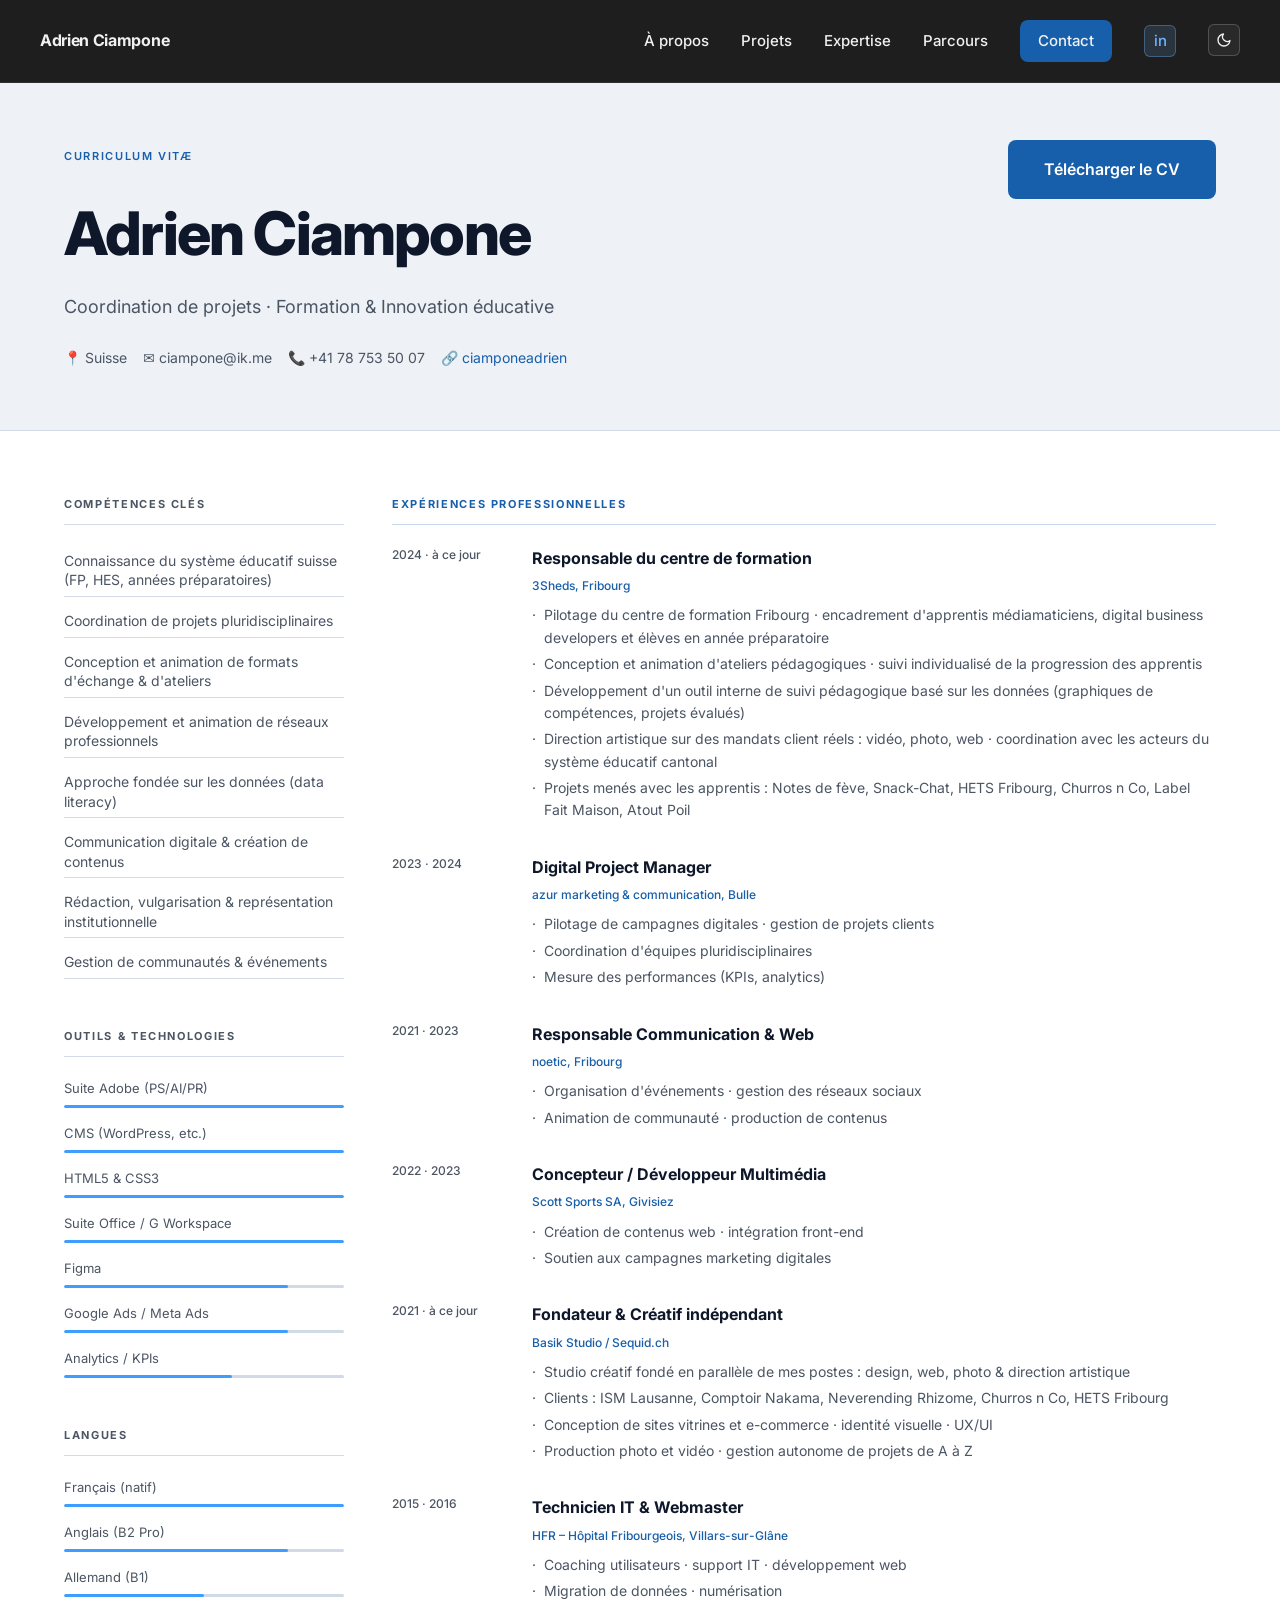
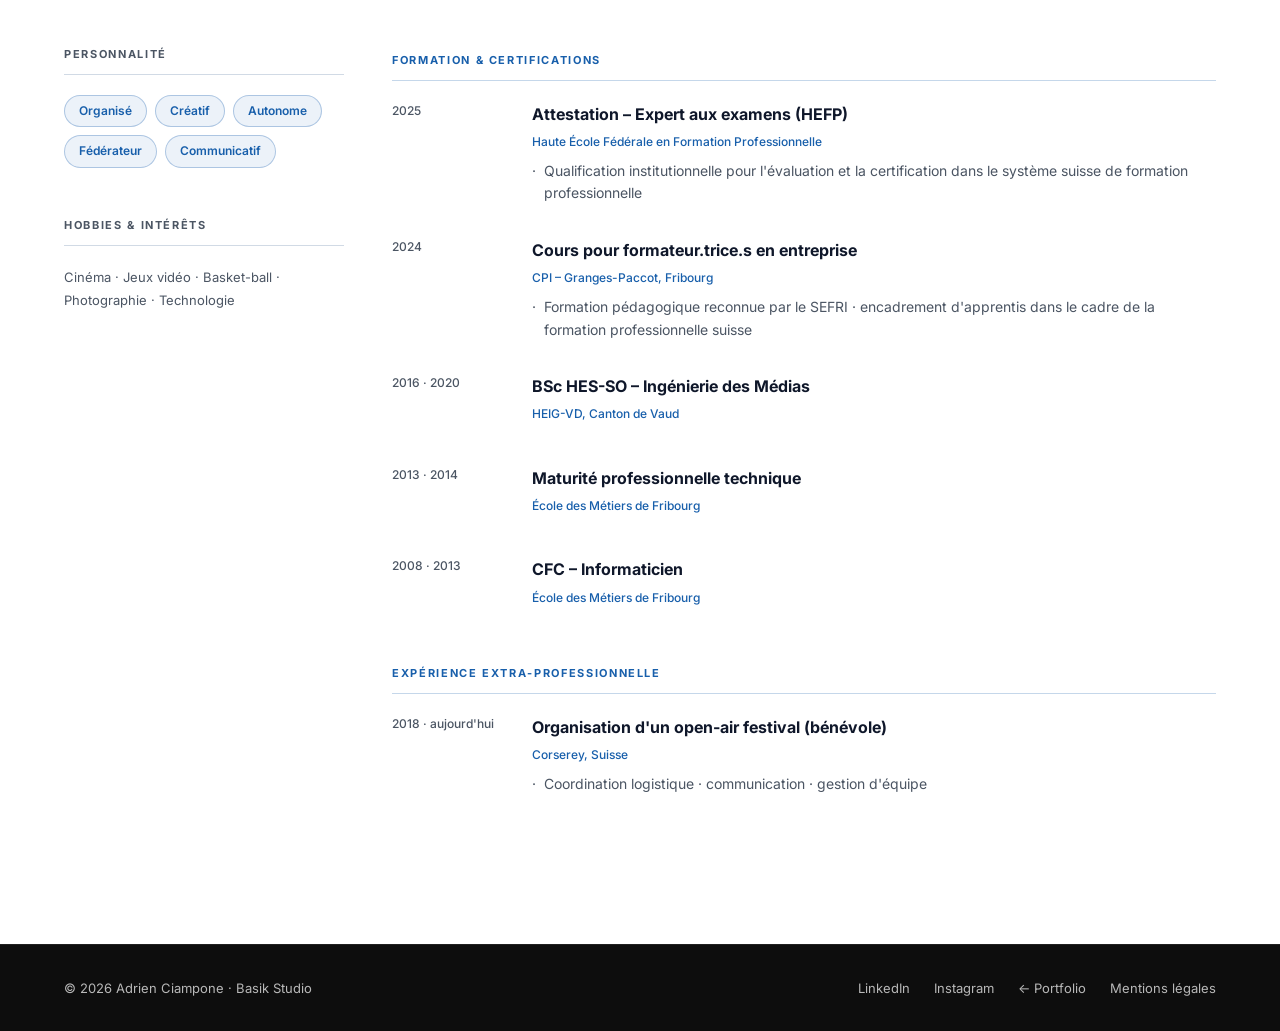
<file: cv.html>
<!DOCTYPE html>
<html lang="fr">
<head>
  <meta charset="UTF-8" />
  <meta name="viewport" content="width=device-width, initial-scale=1.0" />
  <script>(function(){try{var t=localStorage.getItem('theme');var d=window.matchMedia&&window.matchMedia('(prefers-color-scheme: dark)').matches;if(t==='dark'||(!t&&d))document.documentElement.setAttribute('data-theme','dark');}catch(e){}})();</script>
  <title>CV · Adrien Ciampone</title>
  <meta name="description" content="Parcours, compétences et formations d'Adrien Ciampone · Chef de projet, Coordination & Formation." />
  <link rel="icon" type="image/svg+xml" href="favicon.svg" />
  <meta property="og:title" content="CV · Adrien Ciampone" />
  <meta property="og:description" content="Parcours, compétences et formations d'Adrien Ciampone : coordination, formation et création digitale." />
  <meta property="og:type" content="profile" />
  <meta property="og:url" content="https://adrien-ciampone.basik-studio.ch/cv.html" />
  <meta property="og:image" content="https://adrien-ciampone.basik-studio.ch/og-image.jpg" />
  <meta property="og:image:width" content="1200" />
  <meta property="og:image:height" content="630" />
  <meta name="twitter:card" content="summary_large_image" />
  <meta name="twitter:image" content="https://adrien-ciampone.basik-studio.ch/og-image.jpg" />
  <link rel="stylesheet" href="style.css" />
  <link rel="stylesheet" href="cv.css" />
  <link rel="preconnect" href="https://fonts.googleapis.com" />
  <link href="https://fonts.googleapis.com/css2?family=Inter:wght@300;400;500;600;700;800;900&display=swap" rel="stylesheet" />
</head>
<body>

  <a href="#cv-main" class="skip-link">Aller au contenu principal</a>

  <!-- NAV -->
  <nav class="nav">
    <a href="index.html" class="nav__logo">Adrien Ciampone</a>
    <ul class="nav__links">
      <li><a href="index.html#about">À propos</a></li>
      <li><a href="index.html#projects">Projets</a></li>
      <li><a href="index.html#expertise">Expertise</a></li>
      <li><a href="cv.html" aria-current="page">Parcours</a></li>
      <li><a href="index.html#contact" class="btn btn--nav">Contact</a></li>
      <li><a href="https://www.linkedin.com/in/ciamponeadrien/" target="_blank" rel="noopener" class="nav__linkedin" aria-label="LinkedIn">in</a></li>
      <li>
        <button class="theme-toggle" id="theme-toggle" type="button" aria-label="Basculer entre thème clair et sombre">
          <svg class="theme-toggle__moon" viewBox="0 0 24 24" fill="none" stroke="currentColor" stroke-width="2" stroke-linecap="round" stroke-linejoin="round" aria-hidden="true"><path d="M21 12.79A9 9 0 1 1 11.21 3 7 7 0 0 0 21 12.79z"/></svg>
          <svg class="theme-toggle__sun" viewBox="0 0 24 24" fill="none" stroke="currentColor" stroke-width="2" stroke-linecap="round" stroke-linejoin="round" aria-hidden="true"><circle cx="12" cy="12" r="5"/><line x1="12" y1="1" x2="12" y2="3"/><line x1="12" y1="21" x2="12" y2="23"/><line x1="4.22" y1="4.22" x2="5.64" y2="5.64"/><line x1="18.36" y1="18.36" x2="19.78" y2="19.78"/><line x1="1" y1="12" x2="3" y2="12"/><line x1="21" y1="12" x2="23" y2="12"/><line x1="4.22" y1="19.78" x2="5.64" y2="18.36"/><line x1="18.36" y1="5.64" x2="19.78" y2="4.22"/></svg>
        </button>
      </li>
    </ul>
    <button class="nav__burger" aria-label="Menu">
      <span></span><span></span><span></span>
    </button>
  </nav>

  <!-- HERO CV -->
  <section class="cv-hero" id="cv-main">
    <div class="container">
      <div class="cv-hero__inner">
        <div>
          <span class="label">Curriculum Vitæ</span>
          <h1>Adrien Ciampone</h1>
          <p class="cv-hero__title">Coordination de projets · Formation &amp; Innovation éducative</p>
          <div class="cv-hero__meta">
            <span>📍 Suisse</span>
            <span>✉️ ciampone@ik.me</span>
            <span>📞 +41 78 753 50 07</span>
            <span>🔗 <a href="https://linkedin.com/in/ciamponeadrien" target="_blank" rel="noopener">ciamponeadrien</a></span>
          </div>
        </div>
        <a href="CV_Adrien_Ciampone-2026.pdf" download class="btn btn--primary btn--large">
          Télécharger le CV
        </a>
      </div>
    </div>
  </section>

  <div class="cv-body">
    <div class="container">
      <div class="cv-grid">

        <!-- COLONNE GAUCHE -->
        <aside class="cv-sidebar">

          <!-- COMPÉTENCES CLÉS -->
          <div class="cv-block">
            <h2 class="cv-block__title">Compétences clés</h2>
            <ul class="cv-tags">
              <li>Connaissance du système éducatif suisse (FP, HES, années préparatoires)</li>
              <li>Coordination de projets pluridisciplinaires</li>
              <li>Conception et animation de formats d'échange &amp; d'ateliers</li>
              <li>Développement et animation de réseaux professionnels</li>
              <li>Approche fondée sur les données (data literacy)</li>
              <li>Communication digitale &amp; création de contenus</li>
              <li>Rédaction, vulgarisation &amp; représentation institutionnelle</li>
              <li>Gestion de communautés &amp; événements</li>
            </ul>
          </div>

          <!-- OUTILS -->
          <div class="cv-block">
            <h2 class="cv-block__title">Outils &amp; Technologies</h2>
            <div class="cv-skills">
              <div class="cv-skill">
                <span class="cv-skill__name">Suite Adobe (PS/AI/PR)</span>
                <div class="cv-skill__bar"><div class="cv-skill__fill" style="width:100%"></div></div>
              </div>
              <div class="cv-skill">
                <span class="cv-skill__name">CMS (WordPress, etc.)</span>
                <div class="cv-skill__bar"><div class="cv-skill__fill" style="width:100%"></div></div>
              </div>
              <div class="cv-skill">
                <span class="cv-skill__name">HTML5 &amp; CSS3</span>
                <div class="cv-skill__bar"><div class="cv-skill__fill" style="width:100%"></div></div>
              </div>
              <div class="cv-skill">
                <span class="cv-skill__name">Suite Office / G Workspace</span>
                <div class="cv-skill__bar"><div class="cv-skill__fill" style="width:100%"></div></div>
              </div>
              <div class="cv-skill">
                <span class="cv-skill__name">Figma</span>
                <div class="cv-skill__bar"><div class="cv-skill__fill" style="width:80%"></div></div>
              </div>
              <div class="cv-skill">
                <span class="cv-skill__name">Google Ads / Meta Ads</span>
                <div class="cv-skill__bar"><div class="cv-skill__fill" style="width:80%"></div></div>
              </div>
              <div class="cv-skill">
                <span class="cv-skill__name">Analytics / KPIs</span>
                <div class="cv-skill__bar"><div class="cv-skill__fill" style="width:60%"></div></div>
              </div>
            </div>
          </div>

          <!-- LANGUES -->
          <div class="cv-block">
            <h2 class="cv-block__title">Langues</h2>
            <div class="cv-skills">
              <div class="cv-skill">
                <span class="cv-skill__name">Français <em>(natif)</em></span>
                <div class="cv-skill__bar"><div class="cv-skill__fill" style="width:100%"></div></div>
              </div>
              <div class="cv-skill">
                <span class="cv-skill__name">Anglais <em>(B2 Pro)</em></span>
                <div class="cv-skill__bar"><div class="cv-skill__fill" style="width:80%"></div></div>
              </div>
              <div class="cv-skill">
                <span class="cv-skill__name">Allemand <em>(B1)</em></span>
                <div class="cv-skill__bar"><div class="cv-skill__fill" style="width:50%"></div></div>
              </div>
            </div>
          </div>

          <!-- PERSONNALITÉ -->
          <div class="cv-block">
            <h2 class="cv-block__title">Personnalité</h2>
            <div class="cv-traits">
              <span>Organisé</span>
              <span>Créatif</span>
              <span>Autonome</span>
              <span>Fédérateur</span>
              <span>Communicatif</span>
            </div>
          </div>

          <!-- HOBBIES -->
          <div class="cv-block">
            <h2 class="cv-block__title">Hobbies &amp; Intérêts</h2>
            <p class="cv-hobbies">Cinéma · Jeux vidéo · Basket-ball · Photographie · Technologie</p>
          </div>

        </aside>

        <!-- COLONNE DROITE -->
        <main class="cv-main">

          <!-- EXPÉRIENCES -->
          <div class="cv-block">
            <h2 class="cv-block__title cv-block__title--accent">Expériences professionnelles</h2>

            <div class="cv-timeline">

              <div class="cv-entry">
                <div class="cv-entry__period">2024 · à ce jour</div>
                <div class="cv-entry__content">
                  <h3>Responsable du centre de formation</h3>
                  <span class="cv-entry__org">3Sheds, Fribourg</span>
                  <ul>
                    <li>Pilotage du centre de formation Fribourg · encadrement d'apprentis médiamaticiens, digital business developers et élèves en année préparatoire</li>
                    <li>Conception et animation d'ateliers pédagogiques · suivi individualisé de la progression des apprentis</li>
                    <li>Développement d'un outil interne de suivi pédagogique basé sur les données (graphiques de compétences, projets évalués)</li>
                    <li>Direction artistique sur des mandats client réels : vidéo, photo, web · coordination avec les acteurs du système éducatif cantonal</li>
                    <li>Projets menés avec les apprentis : Notes de fève, Snack-Chat, HETS Fribourg, Churros n Co, Label Fait Maison, Atout Poil</li>
                  </ul>
                </div>
              </div>

              <div class="cv-entry">
                <div class="cv-entry__period">2023 · 2024</div>
                <div class="cv-entry__content">
                  <h3>Digital Project Manager</h3>
                  <span class="cv-entry__org">azur marketing &amp; communication, Bulle</span>
                  <ul>
                    <li>Pilotage de campagnes digitales · gestion de projets clients</li>
                    <li>Coordination d'équipes pluridisciplinaires</li>
                    <li>Mesure des performances (KPIs, analytics)</li>
                  </ul>
                </div>
              </div>

              <div class="cv-entry">
                <div class="cv-entry__period">2021 · 2023</div>
                <div class="cv-entry__content">
                  <h3>Responsable Communication &amp; Web</h3>
                  <span class="cv-entry__org">noetic, Fribourg</span>
                  <ul>
                    <li>Organisation d'événements · gestion des réseaux sociaux</li>
                    <li>Animation de communauté · production de contenus</li>
                  </ul>
                </div>
              </div>

              <div class="cv-entry">
                <div class="cv-entry__period">2022 · 2023</div>
                <div class="cv-entry__content">
                  <h3>Concepteur / Développeur Multimédia</h3>
                  <span class="cv-entry__org">Scott Sports SA, Givisiez</span>
                  <ul>
                    <li>Création de contenus web · intégration front-end</li>
                    <li>Soutien aux campagnes marketing digitales</li>
                  </ul>
                </div>
              </div>

              <div class="cv-entry">
                <div class="cv-entry__period">2021 · à ce jour</div>
                <div class="cv-entry__content">
                  <h3>Fondateur &amp; Créatif indépendant</h3>
                  <span class="cv-entry__org">Basik Studio / Sequid.ch</span>
                  <ul>
                    <li>Studio créatif fondé en parallèle de mes postes : design, web, photo &amp; direction artistique</li>
                    <li>Clients : ISM Lausanne, Comptoir Nakama, Neverending Rhizome, Churros n Co, HETS Fribourg</li>
                    <li>Conception de sites vitrines et e-commerce · identité visuelle · UX/UI</li>
                    <li>Production photo et vidéo · gestion autonome de projets de A à Z</li>
                  </ul>
                </div>
              </div>

              <div class="cv-entry">
                <div class="cv-entry__period">2015 · 2016</div>
                <div class="cv-entry__content">
                  <h3>Technicien IT &amp; Webmaster</h3>
                  <span class="cv-entry__org">HFR – Hôpital Fribourgeois, Villars-sur-Glâne</span>
                  <ul>
                    <li>Coaching utilisateurs · support IT · développement web</li>
                    <li>Migration de données · numérisation</li>
                  </ul>
                </div>
              </div>

            </div>
          </div>

          <!-- FORMATION -->
          <div class="cv-block">
            <h2 class="cv-block__title cv-block__title--accent">Formation &amp; Certifications</h2>
            <div class="cv-timeline">

              <div class="cv-entry">
                <div class="cv-entry__period">2025</div>
                <div class="cv-entry__content">
                  <h3>Attestation – Expert aux examens (HEFP)</h3>
                  <span class="cv-entry__org">Haute École Fédérale en Formation Professionnelle</span>
                  <ul>
                    <li>Qualification institutionnelle pour l'évaluation et la certification dans le système suisse de formation professionnelle</li>
                  </ul>
                </div>
              </div>

              <div class="cv-entry">
                <div class="cv-entry__period">2024</div>
                <div class="cv-entry__content">
                  <h3>Cours pour formateur.trice.s en entreprise</h3>
                  <span class="cv-entry__org">CPI – Granges-Paccot, Fribourg</span>
                  <ul>
                    <li>Formation pédagogique reconnue par le SEFRI · encadrement d'apprentis dans le cadre de la formation professionnelle suisse</li>
                  </ul>
                </div>
              </div>

              <div class="cv-entry">
                <div class="cv-entry__period">2016 · 2020</div>
                <div class="cv-entry__content">
                  <h3>BSc HES-SO – Ingénierie des Médias</h3>
                  <span class="cv-entry__org">HEIG-VD, Canton de Vaud</span>
                </div>
              </div>

              <div class="cv-entry">
                <div class="cv-entry__period">2013 · 2014</div>
                <div class="cv-entry__content">
                  <h3>Maturité professionnelle technique</h3>
                  <span class="cv-entry__org">École des Métiers de Fribourg</span>
                </div>
              </div>

              <div class="cv-entry">
                <div class="cv-entry__period">2008 · 2013</div>
                <div class="cv-entry__content">
                  <h3>CFC – Informaticien</h3>
                  <span class="cv-entry__org">École des Métiers de Fribourg</span>
                </div>
              </div>

            </div>
          </div>

          <!-- EXTRA -->
          <div class="cv-block">
            <h2 class="cv-block__title cv-block__title--accent">Expérience extra-professionnelle</h2>
            <div class="cv-timeline">
              <div class="cv-entry">
                <div class="cv-entry__period">2018 · aujourd'hui</div>
                <div class="cv-entry__content">
                  <h3>Organisation d'un open-air festival (bénévole)</h3>
                  <span class="cv-entry__org">Corserey, Suisse</span>
                  <ul>
                    <li>Coordination logistique · communication · gestion d'équipe</li>
                  </ul>
                </div>
              </div>
            </div>
          </div>

        </main>
      </div>
    </div>
  </div>

  <!-- FOOTER -->
  <footer class="footer">
    <div class="container">
      <span>© <span id="year"></span> Adrien Ciampone · Basik Studio</span>
      <div class="footer__links">
        <a href="https://www.linkedin.com/in/ciamponeadrien/" target="_blank" rel="noopener">LinkedIn</a>
        <a href="https://www.instagram.com/adrien.ciampone/" target="_blank" rel="noopener">Instagram</a>
        <a href="index.html">← Portfolio</a>
        <a href="mentions-legales.html">Mentions légales</a>
      </div>
    </div>
  </footer>

  <script src="page.js"></script>
</body>
</html>
</file>
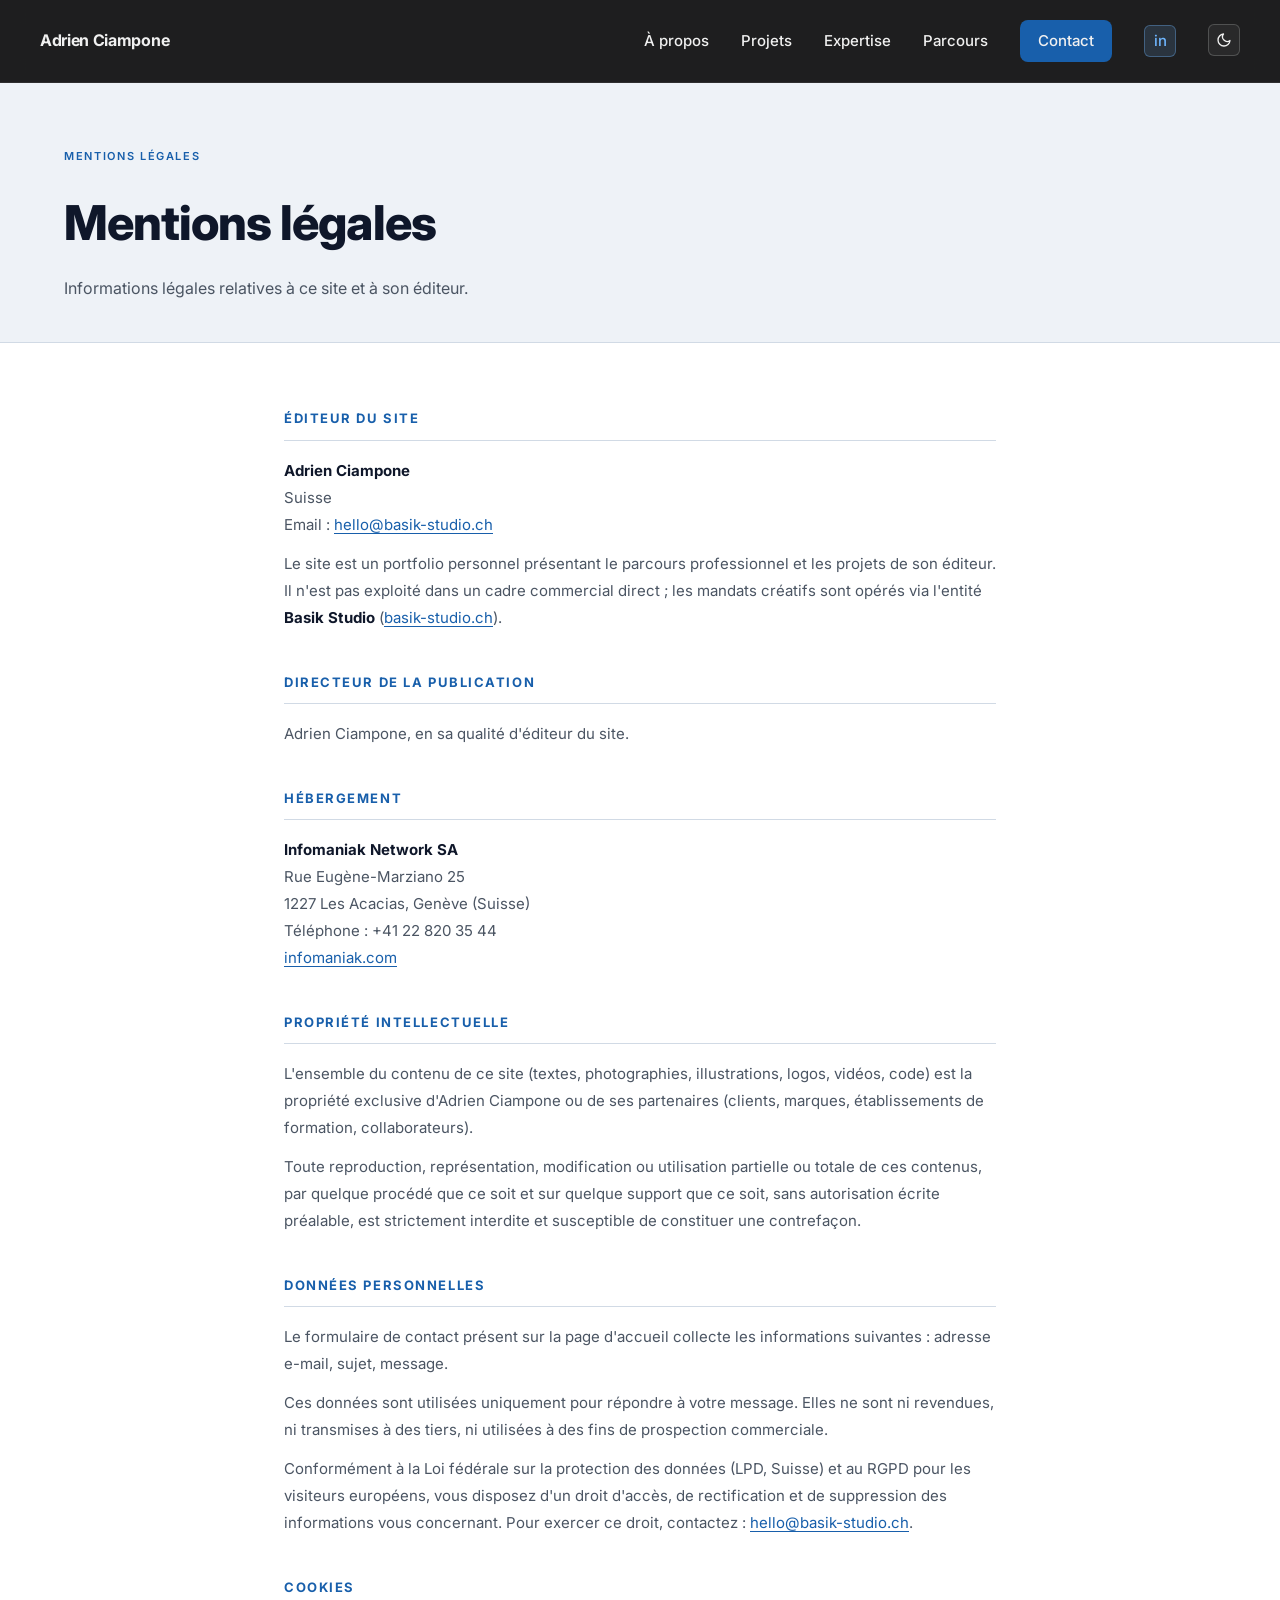
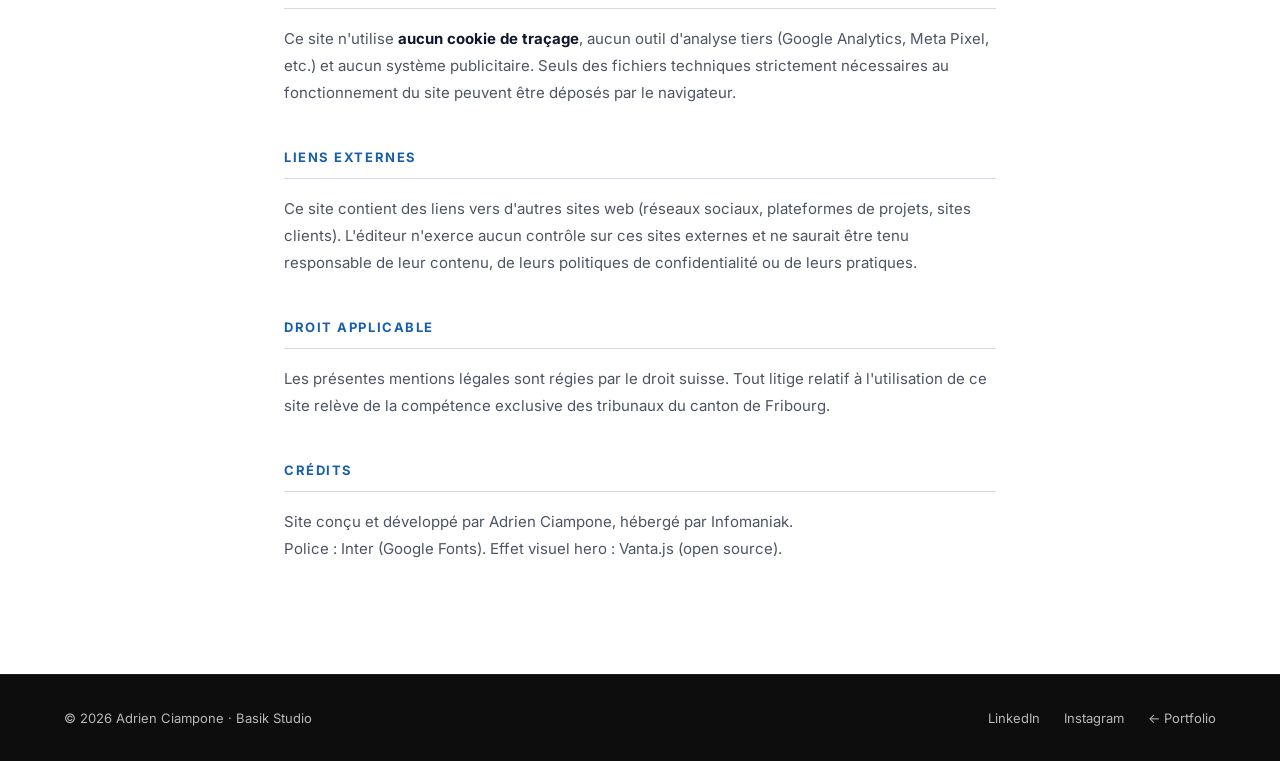
<file: mentions-legales.html>
<!DOCTYPE html>
<html lang="fr">
<head>
  <meta charset="UTF-8" />
  <meta name="viewport" content="width=device-width, initial-scale=1.0" />
  <script>(function(){try{var t=localStorage.getItem('theme');var d=window.matchMedia&&window.matchMedia('(prefers-color-scheme: dark)').matches;if(t==='dark'||(!t&&d))document.documentElement.setAttribute('data-theme','dark');}catch(e){}})();</script>
  <title>Mentions légales · Adrien Ciampone</title>
  <meta name="description" content="Mentions légales du site portfolio d'Adrien Ciampone." />
  <link rel="icon" type="image/svg+xml" href="favicon.svg" />
  <meta property="og:title" content="Mentions légales · Adrien Ciampone" />
  <meta property="og:type" content="website" />
  <meta property="og:image" content="https://adrien-ciampone.basik-studio.ch/og-image.jpg" />
  <meta name="twitter:card" content="summary_large_image" />
  <meta name="twitter:image" content="https://adrien-ciampone.basik-studio.ch/og-image.jpg" />
  <link rel="stylesheet" href="style.css" />
  <link rel="preconnect" href="https://fonts.googleapis.com" />
  <link href="https://fonts.googleapis.com/css2?family=Inter:wght@300;400;500;600;700;800;900&display=swap" rel="stylesheet" />
  <style>
    .legal-hero { padding: 140px 0 40px; background: var(--gray-1); border-bottom: 1px solid var(--gray-2); }
    .legal-body { padding: 64px 0 100px; background: var(--black); }
    .legal-body .container { max-width: 760px; }
    .legal-body h2 {
      font-size: 13px;
      font-weight: 700;
      letter-spacing: 0.12em;
      text-transform: uppercase;
      color: var(--accent-text);
      margin: 40px 0 16px;
      padding-bottom: 10px;
      border-bottom: 1px solid var(--gray-2);
    }
    .legal-body h2:first-child { margin-top: 0; }
    .legal-body p, .legal-body li { color: var(--gray-4); line-height: 1.8; font-size: 15px; margin-bottom: 12px; }
    .legal-body strong { color: var(--white); }
    .legal-body a { color: var(--accent-text); text-decoration: underline; text-underline-offset: 3px; }
    .legal-body a:hover { color: #134885; }
    .legal-body ul { padding-left: 20px; margin-bottom: 16px; }
  </style>
</head>
<body>

  <a href="#legal-main" class="skip-link">Aller au contenu principal</a>

  <!-- NAV -->
  <nav class="nav">
    <a href="index.html" class="nav__logo">Adrien Ciampone</a>
    <ul class="nav__links">
      <li><a href="index.html#about">À propos</a></li>
      <li><a href="index.html#projects">Projets</a></li>
      <li><a href="index.html#expertise">Expertise</a></li>
      <li><a href="cv.html">Parcours</a></li>
      <li><a href="index.html#contact" class="btn btn--nav">Contact</a></li>
      <li><a href="https://www.linkedin.com/in/ciamponeadrien/" target="_blank" rel="noopener" class="nav__linkedin" aria-label="LinkedIn">in</a></li>
      <li>
        <button class="theme-toggle" id="theme-toggle" type="button" aria-label="Basculer entre thème clair et sombre">
          <svg class="theme-toggle__moon" viewBox="0 0 24 24" fill="none" stroke="currentColor" stroke-width="2" stroke-linecap="round" stroke-linejoin="round" aria-hidden="true"><path d="M21 12.79A9 9 0 1 1 11.21 3 7 7 0 0 0 21 12.79z"/></svg>
          <svg class="theme-toggle__sun" viewBox="0 0 24 24" fill="none" stroke="currentColor" stroke-width="2" stroke-linecap="round" stroke-linejoin="round" aria-hidden="true"><circle cx="12" cy="12" r="5"/><line x1="12" y1="1" x2="12" y2="3"/><line x1="12" y1="21" x2="12" y2="23"/><line x1="4.22" y1="4.22" x2="5.64" y2="5.64"/><line x1="18.36" y1="18.36" x2="19.78" y2="19.78"/><line x1="1" y1="12" x2="3" y2="12"/><line x1="21" y1="12" x2="23" y2="12"/><line x1="4.22" y1="19.78" x2="5.64" y2="18.36"/><line x1="18.36" y1="5.64" x2="19.78" y2="4.22"/></svg>
        </button>
      </li>
    </ul>
    <button class="nav__burger" aria-label="Menu">
      <span></span><span></span><span></span>
    </button>
  </nav>

  <!-- HERO -->
  <section class="legal-hero" id="legal-main">
    <div class="container">
      <span class="label">Mentions légales</span>
      <h1 style="font-size: clamp(32px, 4vw, 48px); font-weight: 800; letter-spacing: -0.02em;">Mentions légales</h1>
      <p style="color: var(--gray-4); margin-top: 12px; font-size: 16px;">Informations légales relatives à ce site et à son éditeur.</p>
    </div>
  </section>

  <!-- BODY -->
  <div class="legal-body">
    <div class="container">

      <h2>Éditeur du site</h2>
      <p><strong>Adrien Ciampone</strong><br/>
      Suisse<br/>
      Email : <a href="mailto:hello@basik-studio.ch">hello@basik-studio.ch</a></p>
      <p>Le site est un portfolio personnel présentant le parcours professionnel et les projets de son éditeur. Il n'est pas exploité dans un cadre commercial direct ; les mandats créatifs sont opérés via l'entité <strong>Basik Studio</strong> (<a href="https://basik-studio.ch" target="_blank" rel="noopener">basik-studio.ch</a>).</p>

      <h2>Directeur de la publication</h2>
      <p>Adrien Ciampone, en sa qualité d'éditeur du site.</p>

      <h2>Hébergement</h2>
      <p><strong>Infomaniak Network SA</strong><br/>
      Rue Eugène-Marziano 25<br/>
      1227 Les Acacias, Genève (Suisse)<br/>
      Téléphone : +41 22 820 35 44<br/>
      <a href="https://www.infomaniak.com" target="_blank" rel="noopener">infomaniak.com</a></p>

      <h2>Propriété intellectuelle</h2>
      <p>L'ensemble du contenu de ce site (textes, photographies, illustrations, logos, vidéos, code) est la propriété exclusive d'Adrien Ciampone ou de ses partenaires (clients, marques, établissements de formation, collaborateurs).</p>
      <p>Toute reproduction, représentation, modification ou utilisation partielle ou totale de ces contenus, par quelque procédé que ce soit et sur quelque support que ce soit, sans autorisation écrite préalable, est strictement interdite et susceptible de constituer une contrefaçon.</p>

      <h2>Données personnelles</h2>
      <p>Le formulaire de contact présent sur la page d'accueil collecte les informations suivantes : adresse e-mail, sujet, message.</p>
      <p>Ces données sont utilisées uniquement pour répondre à votre message. Elles ne sont ni revendues, ni transmises à des tiers, ni utilisées à des fins de prospection commerciale.</p>
      <p>Conformément à la Loi fédérale sur la protection des données (LPD, Suisse) et au RGPD pour les visiteurs européens, vous disposez d'un droit d'accès, de rectification et de suppression des informations vous concernant. Pour exercer ce droit, contactez : <a href="mailto:hello@basik-studio.ch">hello@basik-studio.ch</a>.</p>

      <h2>Cookies</h2>
      <p>Ce site n'utilise <strong>aucun cookie de traçage</strong>, aucun outil d'analyse tiers (Google Analytics, Meta Pixel, etc.) et aucun système publicitaire. Seuls des fichiers techniques strictement nécessaires au fonctionnement du site peuvent être déposés par le navigateur.</p>

      <h2>Liens externes</h2>
      <p>Ce site contient des liens vers d'autres sites web (réseaux sociaux, plateformes de projets, sites clients). L'éditeur n'exerce aucun contrôle sur ces sites externes et ne saurait être tenu responsable de leur contenu, de leurs politiques de confidentialité ou de leurs pratiques.</p>

      <h2>Droit applicable</h2>
      <p>Les présentes mentions légales sont régies par le droit suisse. Tout litige relatif à l'utilisation de ce site relève de la compétence exclusive des tribunaux du canton de Fribourg.</p>

      <h2>Crédits</h2>
      <p>Site conçu et développé par Adrien Ciampone, hébergé par Infomaniak.<br/>
      Police : Inter (Google Fonts). Effet visuel hero : Vanta.js (open source).</p>

    </div>
  </div>

  <!-- FOOTER -->
  <footer class="footer">
    <div class="container">
      <span>© <span id="year"></span> Adrien Ciampone · Basik Studio</span>
      <div class="footer__links">
        <a href="https://www.linkedin.com/in/ciamponeadrien/" target="_blank" rel="noopener">LinkedIn</a>
        <a href="https://www.instagram.com/adrien.ciampone/" target="_blank" rel="noopener">Instagram</a>
        <a href="index.html">← Portfolio</a>
      </div>
    </div>
  </footer>

  <script src="page.js"></script>
</body>
</html>
</file>
<file: style.css>
/* ===========================
   BASIK STUDIO — CSS
   =========================== */

*, *::before, *::after { box-sizing: border-box; margin: 0; padding: 0; }

:root {
  /* Light palette (body + sections claires) */
  --black:         #ffffff;    /* fond principal (clair maintenant) */
  --white:         #0f172a;    /* texte principal (sombre maintenant) */
  --gray-1:        #eef2f7;    /* surface alternée */
  --gray-2:        #d1dae5;    /* bordures */
  --gray-3:        #4b5563;    /* texte muted (AAA 7:1 sur fond clair) */
  --gray-4:        #4b5563;    /* texte secondaire (alias) */
  --gray-5:        #c7d0dd;

  /* Accent multi-usage (AAA) */
  --accent:        #3d9eff;    /* visuel uniquement : button bg, hovers, fills */
  --accent-dark:   #1a7de0;    /* hover de --accent */
  --accent-text:   #185fab;    /* TEXTE sur fond clair : AAA 7.3:1 sur blanc */
  --accent-bright: #6fb6ff;    /* TEXTE sur fond sombre : AAA 7.5:1 sur #0d0d0d */

  /* Feedback colors (AAA) */
  --color-success: #166534;    /* AAA 6.9:1 sur blanc */
  --color-error:   #991b1b;    /* AAA 7.6:1 sur blanc */

  /* Dark scope (hero, nav, footer) */
  --dark-bg:     #0d0d0d;
  --dark-text:   #f0f0f0;
  --dark-muted:  #b8b8b8;
  --dark-border: rgba(255,255,255,0.08);

  --radius:  12px;
  --font:    'Inter', system-ui, sans-serif;
  --trans:   0.25s ease;
}

/* ===== DARK MODE (data-theme="dark" sur <html>) ===== */
:root[data-theme="dark"] {
  --black:         #0d0d0d;
  --white:         #f0f0f0;
  --gray-1:        #161616;
  --gray-2:        #2a2a2a;
  --gray-3:        #b8b8b8;
  --gray-4:        #b8b8b8;
  --gray-5:        #444a55;
  --accent-text:   #6fb6ff;
  --color-success: #4ade80;
  --color-error:   #f87171;
}

/* Surfaces hardcodees en #ffffff repassent en sombre */
[data-theme="dark"] .project-card,
[data-theme="dark"] .modal__content,
[data-theme="dark"] .tool,
[data-theme="dark"] .skeleton-card {
  background: #1c1c1c;
}
[data-theme="dark"] .modal__close { background: rgba(28,28,28,0.95); }
[data-theme="dark"] .modal__close:hover { background: #2a2a2a; }
[data-theme="dark"] .contact-form input,
[data-theme="dark"] .contact-form textarea { background: #1c1c1c; }
[data-theme="dark"] .contact-form input::placeholder,
[data-theme="dark"] .contact-form textarea::placeholder { color: #707888; }
[data-theme="dark"] .stat-card { background: rgba(28,28,28,0.92); }
[data-theme="dark"] .tool img { filter: grayscale(100%) invert(1); opacity: 0.6; }
[data-theme="dark"] .tool:hover img { filter: none; opacity: 1; }

/* Boutons primary : on garde le bleu deep (AAA white-on-blue garanti) */
[data-theme="dark"] .btn--primary,
[data-theme="dark"] .btn--nav { background: #1e5fa8; }
[data-theme="dark"] .btn--primary:hover,
[data-theme="dark"] .btn--nav:hover { background: #2674c5; }

/* Skeleton shimmer adapte au dark */
[data-theme="dark"] .skeleton-img {
  background: linear-gradient(90deg, #1c1c1c 25%, #2a2a2a 50%, #1c1c1c 75%);
  background-size: 200% 100%;
}
[data-theme="dark"] .skeleton-line {
  background: linear-gradient(90deg, #1c1c1c 25%, #262626 50%, #1c1c1c 75%);
  background-size: 200% 100%;
}

/* Petits ajustements de teinte */
[data-theme="dark"] .reco__mark { color: rgba(111,182,255,0.10); }
[data-theme="dark"] .modal__link { background: rgba(111,182,255,0.10); border-color: rgba(111,182,255,0.30); }
[data-theme="dark"] .project-card__tag { background: rgba(111,182,255,0.12); }
[data-theme="dark"] .recos__source a:hover { color: #9bc7ff; }

/* Transitions douces lors du swap */
body, .section, .nav, .footer, .project-card, .reco, .tool, .process-step,
.modal__content, .contact-form input, .contact-form textarea, .skeleton-card,
.expertise-item, .stat-card {
  transition: background-color 0.35s ease, color 0.35s ease, border-color 0.35s ease;
}

html { scroll-behavior: smooth; }

/* Scroll-margin pour que les sections ne soient pas cachees sous la nav fixe */
section[id] { scroll-margin-top: 80px; }

/* Skip to content (a11y, visible au focus clavier) */
.skip-link {
  position: fixed;
  top: 8px;
  left: -200%;
  z-index: 300;
  background: var(--accent-text);
  color: #ffffff;
  padding: 10px 18px;
  border-radius: 6px;
  font-size: 14px;
  font-weight: 600;
  text-decoration: none;
  transition: left 0.2s ease;
}
.skip-link:focus { left: 8px; outline: 2px solid #ffffff; outline-offset: 2px; }

/* Scroll progress bar */
.scroll-progress {
  position: fixed;
  top: 0; left: 0;
  height: 3px;
  width: 0;
  background: var(--accent);
  z-index: 200;
  transition: width 0.1s linear;
  pointer-events: none;
}

/* Fade-in au scroll (sauf hero pour ne pas faire un effet bizarre au chargement) */
.section {
  opacity: 0;
  transform: translateY(24px);
  transition: opacity 0.7s ease, transform 0.7s ease;
}
.section.is-visible { opacity: 1; transform: translateY(0); }

/* Active state dans la nav */
.nav__links a.is-current { color: var(--accent-bright); }
.nav__links a.is-current.btn--nav { color: #ffffff; }

/* Skeleton loader projets */
.skeleton-card {
  background: #ffffff;
  border-radius: var(--radius);
  overflow: hidden;
  border: 1px solid transparent;
  box-shadow: 0 2px 12px rgba(0, 0, 0, 0.3);
}
.skeleton-img {
  width: 100%;
  aspect-ratio: 16/10;
  background: linear-gradient(90deg, #f0f3f7 25%, #e4e9ef 50%, #f0f3f7 75%);
  background-size: 200% 100%;
  animation: skeleton-shimmer 1.5s ease-in-out infinite;
}
.skeleton-body { padding: 20px 22px 24px; }
.skeleton-line {
  height: 12px;
  border-radius: 4px;
  background: linear-gradient(90deg, #eef2f7 25%, #d8dee6 50%, #eef2f7 75%);
  background-size: 200% 100%;
  animation: skeleton-shimmer 1.5s ease-in-out infinite;
  margin-bottom: 10px;
}
.skeleton-line--short { width: 35%; height: 8px; }
.skeleton-line--medium { width: 70%; }
@keyframes skeleton-shimmer {
  0% { background-position: 200% 0; }
  100% { background-position: -200% 0; }
}

/* Reduce motion : respect des preferences utilisateurs */
@media (prefers-reduced-motion: reduce) {
  .section { opacity: 1; transform: none; transition: none; }
  .skeleton-img, .skeleton-line { animation: none; }
  html { scroll-behavior: auto; }
}

body {
  font-family: var(--font);
  background: var(--black);
  color: var(--white);
  font-size: 17px;
  line-height: 1.7;
  -webkit-font-smoothing: antialiased;
}

/* ===== UTILITY ===== */
.container { max-width: 1200px; margin: 0 auto; padding: 0 24px; }
.section { padding: 100px 0; border-top: 1px solid var(--gray-2); }
.label {
  display: inline-block;
  font-size: 11px;
  font-weight: 600;
  letter-spacing: 0.15em;
  text-transform: uppercase;
  color: var(--accent-text);
  margin-bottom: 16px;
}
.section__header { margin-bottom: 56px; }
.section__header h2 { font-size: clamp(28px, 4vw, 42px); font-weight: 700; }

/* ===== BUTTONS ===== */
.btn {
  display: inline-flex;
  align-items: center;
  gap: 8px;
  padding: 12px 24px;
  border-radius: 8px;
  font-size: 14px;
  font-weight: 600;
  text-decoration: none;
  border: none;
  cursor: pointer;
  transition: var(--trans);
}
.btn--primary { background: var(--accent-text); color: #ffffff; }
.btn--primary:hover { background: #134885; transform: translateY(-2px); }
.btn--ghost { background: transparent; color: var(--white); border: 1.5px solid var(--gray-2); }
.btn--ghost:hover { border-color: var(--white); }
.btn--nav { background: var(--accent-text); color: #ffffff; padding: 8px 18px; font-size: 13px; }
.btn--nav:hover { background: #134885; }
.btn--large { padding: 16px 36px; font-size: 16px; }

/* ===== NAV (reste sombre, flotte au-dessus du contenu clair) ===== */
.nav {
  position: fixed;
  top: 0; left: 0; right: 0;
  z-index: 100;
  display: flex;
  align-items: center;
  justify-content: space-between;
  padding: 20px 40px;
  background: rgba(13, 13, 13, 0.92);
  backdrop-filter: blur(12px);
  border-bottom: 1px solid var(--dark-border);
  transition: var(--trans);
}
.nav__logo {
  font-size: 16px;
  font-weight: 700;
  letter-spacing: -0.02em;
  color: var(--dark-text);
  text-decoration: none;
}
.nav__links {
  list-style: none;
  display: flex;
  align-items: center;
  gap: 32px;
}
.nav__links a {
  color: var(--dark-text);
  text-decoration: none;
  font-size: 15px;
  font-weight: 500;
  transition: color var(--trans);
}
.nav__links a:hover { color: var(--accent); }
.nav__burger {
  display: none;
  flex-direction: column;
  justify-content: center;
  gap: 5px;
  background: none;
  border: none;
  cursor: pointer;
  width: 36px;
  height: 36px;
  padding: 4px;
  z-index: 101;
}
.nav__burger span {
  display: block;
  width: 22px;
  height: 2px;
  background: var(--dark-text);
  border-radius: 2px;
  transition: transform 0.3s ease, opacity 0.3s ease;
  transform-origin: center;
}
/* Burger animé → X */
.nav__burger.open span:nth-child(1) { transform: translateY(7px) rotate(45deg); }
.nav__burger.open span:nth-child(2) { opacity: 0; transform: scaleX(0); }
.nav__burger.open span:nth-child(3) { transform: translateY(-7px) rotate(-45deg); }

/* ===== HERO (reste sombre avec Vanta) ===== */
.hero {
  min-height: 100vh;
  display: flex;
  align-items: center;
  padding: 120px 40px 80px;
  position: relative;
  overflow: hidden;
  background: var(--dark-bg);
  color: var(--dark-text);
}
.hero__content {
  max-width: 700px;
  position: relative;
  z-index: 1;
}
.hero__roles {
  font-size: 13px;
  font-weight: 600;
  letter-spacing: 0.18em;
  text-transform: uppercase;
  color: var(--accent-bright);
  margin-bottom: 24px;
}
.hero__title {
  font-size: clamp(38px, 6vw, 72px);
  font-weight: 800;
  line-height: 1.08;
  letter-spacing: -0.03em;
  margin-bottom: 24px;
  color: var(--dark-text);
}
.hero__sub {
  font-size: 19px;
  color: var(--dark-muted);
  line-height: 1.7;
  max-width: 520px;
  margin-bottom: 40px;
}
.hero__actions { display: flex; gap: 14px; flex-wrap: wrap; }
.hero .btn--ghost { color: var(--dark-text); border-color: rgba(255,255,255,0.18); }
.hero .btn--ghost:hover { border-color: var(--dark-text); }

/* ===== ABOUT ===== */
.about { background: var(--gray-1); }
.about__grid {
  display: grid;
  grid-template-columns: 1fr 1fr;
  gap: 80px;
  align-items: stretch;
}
.about__text h2 {
  font-size: clamp(28px, 4vw, 42px);
  font-weight: 700;
  line-height: 1.15;
  margin-bottom: 24px;
}
.about__text p { color: var(--gray-4); line-height: 1.85; margin-bottom: 16px; font-size: 17px; }
.about__text strong { color: var(--white); }
.about__actions { display: flex; gap: 14px; flex-wrap: wrap; margin-top: 32px; }
/* Option B — photo portrait + stat cards en overlay */
.about__photo-col {
  padding-top: 52px; /* saute la hauteur du label, aligne avec le h2 */
}

.about__photo-wrap {
  position: relative;
  height: clamp(380px, 38vw, 480px); /* s'adapte à la largeur d'écran */
}

.about__photo {
  width: 100%;
  height: 100%;
  object-fit: cover;
  object-position: center top;
  border-radius: 16px;
  display: block;
  filter: grayscale(10%);
  transition: filter 0.4s ease;
}
.about__photo:hover { filter: grayscale(0%); }

/* Stat cards flottantes (light avec ombre) */
.stat-card {
  position: absolute;
  background: rgba(255, 255, 255, 0.96);
  backdrop-filter: blur(14px);
  -webkit-backdrop-filter: blur(14px);
  border: 1px solid var(--gray-2);
  border-radius: 12px;
  padding: 12px 18px;
  text-align: center;
  z-index: 2;
  box-shadow: 0 4px 16px rgba(15, 23, 42, 0.08);
}
.stat-card--1 { top: 20px; right: -18px; }
.stat-card--2 { bottom: 80px; right: -18px; }
.stat-card--3 { bottom: 20px; left: 20px; }

.stat__num { display: block; font-size: 24px; font-weight: 800; letter-spacing: -0.03em; color: var(--white); }
.stat__label { font-size: 10px; color: var(--gray-3); margin-top: 3px; display: block; white-space: nowrap; }

/* ===== FORMATION (avec radar chart) ===== */
.formation { background: var(--black); }

.formation__grid {
  display: grid;
  grid-template-columns: 1fr 1fr;
  gap: 80px;
  align-items: center;
}

.formation__text h2 {
  font-size: clamp(28px, 4vw, 42px);
  font-weight: 700;
  line-height: 1.15;
  margin-bottom: 8px;
}
.formation__org {
  color: var(--accent-text);
  font-size: 14px;
  font-weight: 600;
  letter-spacing: 0.02em;
  margin-bottom: 24px !important;
}
.formation__text p {
  color: var(--gray-4);
  line-height: 1.8;
  margin-bottom: 16px;
  font-size: 16px;
}
.formation__text strong { color: var(--white); }
.formation__text .btn { margin-top: 16px; }

.formation__chart {
  display: flex;
  align-items: center;
  justify-content: center;
}
.formation__chart svg {
  width: 100%;
  max-width: 480px;
  height: auto;
}

/* Radar chart styles */
.radar-grid polygon {
  fill: none;
  stroke: rgba(15, 23, 42, 0.08);
  stroke-width: 1;
}
.radar-axes line {
  stroke: rgba(15, 23, 42, 0.1);
  stroke-width: 1;
}
.radar-data {
  fill: rgba(61, 158, 255, 0.18);
  stroke: var(--accent);
  stroke-width: 2;
  stroke-linejoin: round;
}
.radar-points circle {
  fill: var(--accent);
  stroke: #ffffff;
  stroke-width: 2;
}
.radar-labels text {
  fill: var(--gray-4);
  font-family: var(--font);
  font-size: 13px;
  font-weight: 600;
}

@media (max-width: 900px) {
  .formation__grid { grid-template-columns: 1fr; gap: 48px; }
  .formation__chart svg { max-width: 380px; }
}
@media (max-width: 540px) {
  .radar-labels text { font-size: 11px; }
}

/* ===== PROJECTS (section sombre, spotlight sur les cards blanches) ===== */
.projects {
  background: var(--dark-bg);
  color: var(--dark-text);
  border-top-color: var(--dark-border);
}
.projects .section__header h2 { color: var(--dark-text); }
.projects .label { color: var(--accent-bright); }
.projects__filters {
  display: flex;
  gap: 10px;
  margin-bottom: 48px;
  flex-wrap: wrap;
}
.projects__controls {
  display: flex;
  justify-content: center;
  gap: 12px;
  margin-top: 28px;
}
.projects__nav-btn {
  width: 44px;
  height: 44px;
  border-radius: 50%;
  border: 1.5px solid rgba(255,255,255,0.22);
  background: rgba(255,255,255,0.07);
  color: var(--dark-text);
  font-size: 18px;
  line-height: 1;
  cursor: pointer;
  display: flex;
  align-items: center;
  justify-content: center;
  transition: background 0.2s, border-color 0.2s;
}
.projects__nav-btn:hover {
  background: rgba(255,255,255,0.16);
  border-color: rgba(255,255,255,0.45);
}
.filter {
  padding: 8px 20px;
  border-radius: 100px;
  border: 1.5px solid rgba(255,255,255,0.18);
  background: transparent;
  color: var(--dark-muted);
  font-size: 13px;
  font-weight: 500;
  cursor: pointer;
  transition: var(--trans);
  font-family: var(--font);
}
.filter:hover, .filter.active {
  border-color: var(--accent-bright);
  color: var(--accent-bright);
  background: rgba(111,182,255,0.14);
}
/* Accordion strips layout */
.projects__grid {
  display: flex;
  gap: 10px;
  height: 460px;
  align-items: stretch;
}
.projects__loading {
  color: var(--gray-3);
  font-size: 14px;
  flex: 1;
  display: flex;
  align-items: center;
  justify-content: center;
}
.project-card {
  flex: 1;
  min-width: 56px;
  border-radius: 14px;
  overflow: hidden;
  position: relative;
  cursor: pointer;
  background: #1a1f27;
  transition: flex 0.55s cubic-bezier(0.4, 0, 0.2, 1);
}
.projects__grid:has(.project-card:hover) .project-card:not(:hover) {
  flex: 0.22;
}
.project-card:hover {
  flex: 4;
}
.project-card__img {
  position: absolute;
  inset: 0;
  width: 100%;
  height: 100%;
  object-fit: cover;
  display: block;
  transition: transform 0.55s ease;
}
.project-card:hover .project-card__img {
  transform: scale(1.04);
}
.project-card__img--placeholder {
  position: absolute;
  inset: 0;
  display: flex;
  align-items: center;
  justify-content: center;
  color: rgba(255,255,255,0.2);
  font-size: 28px;
}
.project-card__overlay {
  position: absolute;
  inset: 0;
  background: linear-gradient(to top, rgba(0,0,0,0.88) 0%, rgba(0,0,0,0.3) 45%, transparent 100%);
  display: flex;
  flex-direction: column;
  justify-content: flex-end;
  padding: 22px;
  opacity: 0;
  transition: opacity 0.35s ease;
  min-width: 220px;
}
.project-card:hover .project-card__overlay { opacity: 1; }
.project-card__tags { display: flex; gap: 5px; flex-wrap: wrap; margin-bottom: 9px; }
.project-card__tag {
  font-size: 9px;
  font-weight: 700;
  letter-spacing: 0.09em;
  text-transform: uppercase;
  color: rgba(255,255,255,0.85);
  background: rgba(255,255,255,0.14);
  padding: 2px 8px;
  border-radius: 100px;
  white-space: nowrap;
}
.project-card__title {
  font-size: 16px;
  font-weight: 700;
  color: #fff;
  margin-bottom: 6px;
  line-height: 1.3;
  white-space: nowrap;
  overflow: hidden;
  text-overflow: ellipsis;
}
.project-card__desc {
  font-size: 12px;
  color: rgba(255,255,255,0.68);
  line-height: 1.55;
  display: -webkit-box;
  -webkit-line-clamp: 2;
  -webkit-box-orient: vertical;
  overflow: hidden;
  margin-bottom: 14px;
}
.project-card__cta {
  font-size: 12px;
  font-weight: 600;
  color: rgba(255,255,255,0.9);
  pointer-events: none;
}

/* Mobile : grille simple */
@media (max-width: 768px) {
  .projects__grid {
    display: grid;
    grid-template-columns: 1fr;
    height: auto;
    gap: 14px;
  }
  .project-card {
    min-width: unset;
    height: 260px;
    border-radius: 14px;
    flex: none;
  }
  .project-card__overlay { opacity: 1; min-width: unset; }
}

/* ===== GALLERY PHOTO (masonry via CSS columns) ===== */
.gallery-section { background: var(--gray-1); }

.gallery__intro {
  max-width: 540px;
  color: var(--gray-4);
  font-size: 15px;
  line-height: 1.7;
  margin-top: 14px;
}

/* Card Stack */
.cs-wrap {
  display: flex;
  flex-direction: column;
  align-items: center;
  gap: 28px;
  padding: 20px 0 8px;
}

.cs-stage {
  position: relative;
  width: 100%;
  height: 440px;
  perspective: 1100px;
  outline: none;
}

.cs-stage::after {
  content: '';
  position: absolute;
  inset-x: 15%;
  bottom: 0;
  height: 50px;
  background: rgba(0,0,0,0.10);
  filter: blur(28px);
  border-radius: 50%;
  pointer-events: none;
}

.cs-card {
  position: absolute;
  bottom: 0;
  left: 50%;
  margin-left: -120px;
  width: 240px;
  height: 360px;
  border-radius: 14px;
  overflow: hidden;
  border: 3px solid rgba(0,0,0,0.10);
  box-shadow: 0 12px 36px rgba(0,0,0,0.20);
  transform-style: preserve-3d;
  transition: transform 0.5s cubic-bezier(0.34, 1.56, 0.64, 1),
              box-shadow 0.3s ease,
              opacity 0.3s ease;
  will-change: transform;
  user-select: none;
  -webkit-user-select: none;
}

.cs-card--active {
  box-shadow: 0 24px 64px rgba(0,0,0,0.32);
}

[data-theme="dark"] .cs-card { border-color: rgba(255,255,255,0.10); }

.cs-card img {
  width: 100%;
  height: 100%;
  object-fit: cover;
  pointer-events: none;
  display: block;
}

.cs-card__overlay {
  position: absolute;
  inset: 0;
  background: linear-gradient(to top, rgba(0,0,0,0.45) 0%, transparent 55%);
  pointer-events: none;
}

.cs-dots {
  display: flex;
  align-items: center;
  justify-content: center;
  gap: 6px;
  flex-wrap: wrap;
  max-width: 340px;
}

.cs-dot {
  width: 6px;
  height: 6px;
  border-radius: 50%;
  background: var(--gray-3);
  border: none;
  cursor: pointer;
  padding: 0;
  flex-shrink: 0;
  transition: background 0.2s, transform 0.2s;
}

.cs-dot--active {
  background: var(--black);
  transform: scale(1.5);
}

[data-theme="dark"] .cs-dot { background: rgba(255,255,255,0.28); }
[data-theme="dark"] .cs-dot--active { background: rgba(255,255,255,0.9); }

.gallery__more {
  display: flex;
  align-items: center;
  justify-content: center;
  gap: 16px;
  flex-wrap: wrap;
}

/* ===== PHOTO LIGHTBOX ===== */
.photo-lightbox {
  position: fixed;
  inset: 0;
  z-index: 200;
  display: flex;
  align-items: center;
  justify-content: center;
  opacity: 0;
  pointer-events: none;
  transition: opacity 0.25s ease;
}
.photo-lightbox.open { opacity: 1; pointer-events: all; }

.photo-lightbox__overlay {
  position: absolute;
  inset: 0;
  background: rgba(0,0,0,0.92);
  backdrop-filter: blur(6px);
}
.photo-lightbox__img {
  position: relative;
  z-index: 1;
  max-width: min(90vw, 1000px);
  max-height: 88vh;
  object-fit: contain;
  border-radius: 8px;
  box-shadow: 0 24px 80px rgba(0,0,0,0.6);
  display: block;
}
.photo-lightbox__close {
  position: absolute;
  top: 20px; right: 20px;
  z-index: 2;
  background: rgba(255,255,255,0.1);
  border: 1.5px solid rgba(255,255,255,0.25);
  color: #fff;
  width: 40px; height: 40px;
  border-radius: 50%;
  cursor: pointer;
  font-size: 17px;
  display: flex; align-items: center; justify-content: center;
  transition: background var(--trans);
}
.photo-lightbox__close:hover { background: rgba(255,255,255,0.22); }
.photo-lightbox__nav {
  position: absolute;
  top: 50%; transform: translateY(-50%);
  z-index: 2;
  background: rgba(255,255,255,0.1);
  border: 1.5px solid rgba(255,255,255,0.2);
  color: #fff;
  width: 48px; height: 48px;
  border-radius: 50%;
  cursor: pointer;
  font-size: 26px;
  line-height: 1;
  display: flex; align-items: center; justify-content: center;
  transition: background var(--trans);
}
.photo-lightbox__nav:hover { background: rgba(255,255,255,0.22); }
.photo-lightbox__prev { left: 20px; }
.photo-lightbox__next { right: 20px; }
.photo-lightbox__counter {
  position: absolute;
  bottom: 18px; left: 50%; transform: translateX(-50%);
  z-index: 2;
  color: rgba(255,255,255,0.5);
  font-size: 12px;
  font-family: var(--font);
  letter-spacing: 0.08em;
}
@media (max-width: 600px) {
  .photo-lightbox__nav { width: 36px; height: 36px; font-size: 20px; }
  .photo-lightbox__prev { left: 8px; }
  .photo-lightbox__next { right: 8px; }
}

@media (max-width: 768px) {
  .cs-stage { height: 360px; }
  .cs-card { width: 200px; height: 300px; margin-left: -100px; }
}
@media (max-width: 480px) {
  .cs-stage { height: 295px; }
  .cs-card { width: 160px; height: 240px; margin-left: -80px; }
}

/* ===== RECOMMANDATIONS ===== */
.recos { background: var(--black); }

.recos__grid {
  display: grid;
  grid-template-columns: 1fr 1fr;
  gap: 32px;
  margin-bottom: 32px;
}

.reco {
  position: relative;
  background: var(--gray-1);
  border: 1px solid var(--gray-2);
  border-radius: var(--radius);
  padding: 40px 36px 32px;
  overflow: hidden;
}

.reco__mark {
  position: absolute;
  top: -28px;
  right: 12px;
  font-size: 180px;
  font-family: Georgia, 'Times New Roman', serif;
  font-weight: 700;
  color: rgba(24, 95, 171, 0.10);
  line-height: 1;
  pointer-events: none;
  user-select: none;
}

.reco__quote {
  font-size: 17px;
  line-height: 1.75;
  color: var(--white);
  font-style: normal;
  margin-bottom: 28px;
  position: relative;
  z-index: 1;
}

.reco__author {
  display: flex;
  flex-direction: column;
  gap: 4px;
  padding-top: 20px;
  border-top: 1px solid var(--gray-2);
}
.reco__role {
  font-size: 14px;
  font-weight: 700;
  color: var(--white);
  letter-spacing: 0.01em;
}
.reco__context {
  font-size: 12px;
  font-weight: 500;
  color: var(--gray-4);
  letter-spacing: 0.04em;
}

.recos__source {
  text-align: center;
  font-size: 13px;
  color: var(--gray-4);
  margin-top: 12px;
}
.recos__source a {
  color: var(--accent-text);
  text-decoration: underline;
  text-underline-offset: 3px;
}
.recos__source a:hover { color: #134885; }

@media (max-width: 768px) {
  .recos__grid { grid-template-columns: 1fr; gap: 20px; }
  .reco { padding: 32px 24px 24px; }
  .reco__mark { font-size: 140px; top: -22px; right: 8px; }
  .reco__quote { font-size: 16px; }
}

/* ===== EXPERTISE (section sombre) ===== */
.expertise {
  background: var(--dark-bg);
  color: var(--dark-text);
  border-top-color: var(--dark-border);
}
.expertise .label { color: var(--accent-bright); }
.expertise .section__header h2 { color: var(--dark-text); }
.expertise .expertise__intro { color: var(--dark-muted); }
.expertise .expertise-item { border-top-color: rgba(255,255,255,0.08); }
.expertise .expertise-item:last-child { border-bottom-color: rgba(255,255,255,0.08); }
.expertise .expertise-item__num { color: var(--dark-muted); }
.expertise .expertise-item:hover .expertise-item__num { color: var(--accent-bright); }
.expertise .expertise-item__body h3 { color: var(--dark-text); }
.expertise .expertise-item:hover .expertise-item__body h3 { color: var(--accent-bright); }
.expertise .expertise-item__body p { color: var(--dark-muted); }
.expertise .expertise-item__tags span { color: var(--dark-muted); opacity: 0.7; }
.expertise .expertise__footer { border-top-color: rgba(255,255,255,0.08); }
.expertise .expertise__footer p { color: var(--dark-muted); }
.expertise .btn--ghost { color: var(--dark-text); border-color: rgba(255,255,255,0.18); }
.expertise .btn--ghost:hover { border-color: var(--dark-text); }

.expertise__header {
  display: flex;
  align-items: flex-end;
  justify-content: space-between;
  gap: 40px;
  margin-bottom: 64px;
}
.expertise__header h2 { font-size: clamp(28px, 4vw, 42px); font-weight: 700; }
.expertise__intro {
  max-width: 340px;
  font-size: 15px;
  color: var(--gray-4);
  line-height: 1.7;
  padding-bottom: 6px;
}

.expertise__list {
  display: flex;
  flex-direction: column;
  gap: 0;
}

.expertise-item {
  display: grid;
  grid-template-columns: 64px 1fr auto;
  align-items: start;
  gap: 32px;
  padding: 36px 0;
  border-top: 1px solid var(--gray-2);
  transition: background var(--trans);
}
.expertise-item:last-child { border-bottom: 1px solid var(--gray-2); }

.expertise-item__num {
  font-size: 12px;
  font-weight: 700;
  color: var(--gray-3);
  letter-spacing: 0.08em;
  padding-top: 4px;
  transition: color var(--trans);
}
.expertise-item:hover .expertise-item__num { color: var(--accent-text); }

.expertise-item__body h3 {
  font-size: 19px;
  font-weight: 700;
  margin-bottom: 10px;
  transition: color var(--trans);
}
.expertise-item:hover .expertise-item__body h3 { color: var(--accent-text); }
.expertise-item__body p {
  font-size: 15px;
  color: var(--gray-4);
  line-height: 1.75;
  max-width: 560px;
}

.expertise-item__tags {
  display: flex;
  flex-direction: column;
  align-items: flex-end;
  gap: 6px;
  padding-top: 4px;
}
.expertise-item__tags span {
  font-size: 11px;
  font-weight: 600;
  letter-spacing: 0.08em;
  text-transform: uppercase;
  color: var(--gray-3);
  white-space: nowrap;
}

.expertise__footer {
  display: flex;
  align-items: center;
  justify-content: space-between;
  gap: 24px;
  margin-top: 48px;
  padding-top: 32px;
  border-top: 1px solid var(--gray-2);
  flex-wrap: wrap;
}
.expertise__footer p { font-size: 14px; color: var(--gray-3); }

/* ===== PROCESS ===== */
.process { background: var(--gray-1); }
.process__intro { color: var(--gray-4); font-size: 15px; line-height: 1.7; margin-top: 14px; max-width: 620px; }

/* ===== Pile de cartes révélée au scroll (titre fixé en haut) ===== */
.sc-track {
  position: relative;
  height: 200vh;           /* réserve de scroll pour révéler les 4 cartes */
}

/* Bloc épinglé : header + pile restent visibles pendant tout le scroll */
.sc-pin {
  position: sticky;
  top: 0;
  height: 100vh;
  height: 100svh;          /* évite la bande blanche liée à la barre d'adresse mobile */
  display: flex;
  flex-direction: column;
  justify-content: center;
  overflow: hidden;
}
.sc-pin .section__header { margin-bottom: 44px; }

.sc-stack {
  position: relative;
  height: 340px;
  max-width: 620px;
  margin: 0 auto;
}

.sc-card {
  position: absolute;
  top: 0;
  left: 24px;
  right: 24px;
  height: 320px;
  border-radius: 18px;
  padding: 34px 38px;
  background: var(--black);
  border: 1px solid var(--gray-2);
  box-shadow: 0 22px 55px rgba(15,23,42,0.16);
  overflow: hidden;
  transform-origin: center top;
  will-change: transform, opacity;
}
/* Liseré d'accent en haut de carte */
.sc-card::before {
  content: '';
  position: absolute;
  top: 0; left: 0; right: 0;
  height: 4px;
  background: linear-gradient(90deg, var(--accent) 0%, #6fb6ff 100%);
}

.sc-card__ghost {
  position: absolute;
  bottom: -6px;
  right: 20px;
  font-size: 120px;
  font-weight: 900;
  line-height: 1;
  color: var(--accent);
  opacity: 0.07;
  font-family: var(--font);
  user-select: none;
  pointer-events: none;
}

.sc-card__label {
  display: inline-block;
  font-size: 11px;
  font-weight: 700;
  letter-spacing: 0.10em;
  text-transform: uppercase;
  color: var(--accent-text);
  margin-bottom: 14px;
}

.sc-card__title {
  font-size: 26px;
  font-weight: 700;
  color: var(--white);
  line-height: 1.2;
  margin-bottom: 14px;
}

.sc-card__desc {
  font-size: 15px;
  color: var(--gray-4);
  line-height: 1.7;
  max-width: 520px;
}

/* Fallback (prefers-reduced-motion) : cartes en liste simple */
.sc-track.sc-static { height: auto; }
.sc-track.sc-static .sc-pin { position: static; height: auto; display: block; overflow: visible; }
.sc-track.sc-static .sc-stack { position: static; height: auto; margin-top: 24px; }
.sc-track.sc-static .sc-card { position: relative; left: auto; right: auto; transform: none !important; opacity: 1 !important; margin: 0 0 18px; }

/* Mobile : pas de pin ni d'animation scroll (source de bandes blanches),
   on affiche les 4 étapes en liste simple */
@media (max-width: 600px) {
  .sc-track { height: auto; }
  .sc-pin { position: static; height: auto; display: block; overflow: visible; }
  .sc-stack { position: static; height: auto; max-width: 100%; margin: 24px 0 0; }
  .sc-card {
    position: relative;
    left: auto; right: auto;
    height: auto;
    padding: 26px 24px;
    margin: 0 0 16px;
    transform: none !important;
    opacity: 1 !important;
    box-shadow: 0 10px 30px rgba(15,23,42,0.10);
  }
  .sc-card:last-child { margin-bottom: 0; }
  .sc-card__title { font-size: 20px; }
  .sc-card__desc { max-width: none; }
  .sc-card__ghost { font-size: 84px; bottom: -2px; }
}

/* ===== STACK / OUTILS — système solaire ===== */
.stack { background: var(--black); overflow: hidden; }

.stack__layout {
  display: grid;
  grid-template-columns: minmax(260px, 360px) 1fr;
  align-items: center;
  gap: 40px;
}
.stack__intro .section__header,
.stack__intro { margin-bottom: 0; }

.stack__hint {
  color: var(--gray-4);
  font-size: 14px;
  line-height: 1.7;
  margin-top: 18px;
  max-width: 320px;
}

.solar {
  display: flex;
  justify-content: center;
  align-items: center;
  overflow: visible;
}

@media (max-width: 900px) {
  .stack__layout { grid-template-columns: 1fr; gap: 8px; text-align: center; }
  .stack__hint { margin-left: auto; margin-right: auto; }
}

.solar__stage {
  position: relative;
  width: 660px;
  height: 660px;
  flex: 0 0 auto;
}

/* Cercles pointillés statiques */
.orbit-line {
  position: absolute;
  top: 50%;
  left: 50%;
  transform: translate(-50%, -50%);
  border: 1px dashed var(--gray-2);
  border-radius: 50%;
  pointer-events: none;
}

/* Noyau central */
.solar__core {
  position: absolute;
  top: 50%;
  left: 50%;
  transform: translate(-50%, -50%);
  width: 96px;
  height: 96px;
  border-radius: 50%;
  background: radial-gradient(circle at 35% 30%, #2a6fd0 0%, #143a78 100%);
  color: #fff;
  display: flex;
  flex-direction: column;
  align-items: center;
  justify-content: center;
  box-shadow: 0 8px 28px rgba(20,58,120,0.45);
  z-index: 5;
}
.solar__core span { font-size: 26px; font-weight: 800; line-height: 1; }
.solar__core small { font-size: 11px; letter-spacing: 0.08em; text-transform: uppercase; opacity: 0.8; margin-top: 3px; }

/* Rotor : porte les satellites et tourne */
.rotor {
  position: absolute;
  top: 50%;
  left: 50%;
  width: 0;
  height: 0;
  animation: solar-spin var(--dur, 60s) linear infinite;
}

/* Satellite : placé sur l'orbite (statique dans le rotor) */
.sat {
  position: absolute;
  top: 0;
  left: 0;
  width: 0;
  height: 0;
}

/* Contre-rotation : le logo reste droit */
.sat__inner {
  position: absolute;
  top: -25px;
  left: -25px;
  width: 50px;
  height: 50px;
  animation: solar-spin-rev var(--dur, 60s) linear infinite;
}

/* Bulle blanche cliquable (lisible dans les deux thèmes) */
.sat__btn {
  position: relative;
  width: 50px;
  height: 50px;
  border-radius: 50%;
  background: #ffffff;
  border: 1px solid rgba(15,23,42,0.10);
  box-shadow: 0 4px 14px rgba(15,23,42,0.14);
  display: flex;
  align-items: center;
  justify-content: center;
  cursor: pointer;
  padding: 0;
  transition: transform 0.2s ease, box-shadow 0.2s ease;
}
.sat__btn:hover,
.sat__btn:focus-visible { transform: scale(1.16); box-shadow: 0 6px 20px rgba(15,23,42,0.22); outline: none; }
.sat__btn img { width: 28px; height: 28px; pointer-events: none; }

/* Nom de l'outil (tooltip) */
.sat__name {
  position: absolute;
  bottom: calc(100% + 8px);
  left: 50%;
  transform: translateX(-50%);
  background: #111722;
  color: #fff;
  font-size: 11px;
  font-weight: 600;
  white-space: nowrap;
  padding: 4px 9px;
  border-radius: 6px;
  opacity: 0;
  pointer-events: none;
  transition: opacity 0.18s ease;
  z-index: 6;
}
.sat__btn:hover .sat__name,
.sat__btn:focus-visible .sat__name,
.sat__btn.is-pinned .sat__name { opacity: 1; }

/* Survol du système = tout se fige */
.solar__stage:hover .rotor,
.solar__stage:hover .sat__inner { animation-play-state: paused; }

@keyframes solar-spin     { to { transform: rotate(360deg); } }
@keyframes solar-spin-rev { to { transform: rotate(-360deg); } }

@media (prefers-reduced-motion: reduce) {
  .rotor, .sat__inner { animation: none; }
}

/* Responsive : on réduit le système entier */
@media (max-width: 720px) {
  .solar__stage { transform: scale(0.62); margin: -125px 0; }
}
@media (max-width: 460px) {
  .solar__stage { transform: scale(0.5); margin: -165px 0; }
}

/* ===== EN CE MOMENT (section sombre) ===== */
.now {
  background: var(--dark-bg);
  color: var(--dark-text);
  border-top-color: var(--dark-border);
}
.now .label { color: var(--accent-bright); }
.now .section__header h2 { color: var(--dark-text); }

.now__intro {
  max-width: 540px;
  color: var(--dark-muted);
  font-size: 15px;
  line-height: 1.7;
  margin-top: 14px;
}

.now__grid {
  display: grid;
  grid-template-columns: repeat(3, 1fr);
  gap: 18px;
  margin-bottom: 28px;
}

@media (max-width: 768px) {
  .now__grid { grid-template-columns: repeat(2, 1fr); }
}

@media (max-width: 480px) {
  .now__grid { grid-template-columns: 1fr; }
}

.now-card {
  background: var(--gray-1);
  border: 1px solid var(--gray-2);
  border-radius: var(--radius);
  padding: 22px 22px 20px;
  transition: transform var(--trans), border-color var(--trans), box-shadow var(--trans);
}
.now-card:hover {
  transform: translateY(-2px);
  border-color: rgba(61,158,255,0.35);
  box-shadow: 0 6px 20px rgba(15, 23, 42, 0.05);
}

.now-card__icon {
  font-size: 26px;
  line-height: 1;
  margin-bottom: 8px;
}
.now-card__label {
  font-size: 11px;
  font-weight: 700;
  letter-spacing: 0.12em;
  text-transform: uppercase;
  color: var(--accent-text);
  margin-bottom: 8px;
}
.now-card__content {
  font-size: 14px;
  color: var(--gray-4);
  line-height: 1.65;
}

.now__updated {
  text-align: right;
  font-size: 12px;
  color: var(--dark-muted);
  font-style: italic;
  letter-spacing: 0.02em;
  opacity: 0.7;
}

@media (max-width: 540px) {
  .now__updated { text-align: left; }
}

/* ===== CONTACT ===== */
.contact { background: var(--gray-1); }

.contact__split {
  display: grid;
  grid-template-columns: 1fr 1fr;
  gap: 80px;
  align-items: start;
}

.contact__left h2 {
  font-size: clamp(26px, 3.5vw, 40px);
  font-weight: 800;
  line-height: 1.15;
  margin-bottom: 16px;
}
.contact__left > p {
  color: var(--gray-4);
  font-size: 16px;
  line-height: 1.75;
  margin-bottom: 36px;
}

.contact__links {
  display: flex;
  flex-direction: column;
  gap: 12px;
  margin-bottom: 40px;
}
.contact__link {
  display: inline-flex;
  align-items: center;
  gap: 14px;
  text-decoration: none;
  color: var(--white);
  font-size: 15px;
  font-weight: 500;
  transition: color var(--trans);
}
.contact__link:hover { color: var(--accent-text); }
.contact__link-icon {
  display: inline-flex;
  align-items: center;
  justify-content: center;
  width: 36px;
  height: 36px;
  border-radius: 8px;
  background: var(--black);
  border: 1px solid var(--gray-2);
  font-size: 13px;
  font-weight: 700;
  color: var(--accent-text);
  flex-shrink: 0;
}

.contact__studio {
  padding-top: 32px;
  border-top: 1px solid var(--gray-2);
}
.contact__studio p {
  font-size: 12px;
  font-weight: 600;
  letter-spacing: 0.1em;
  text-transform: uppercase;
  color: var(--gray-3);
  margin-bottom: 8px;
}
.contact__studio a {
  font-size: 15px;
  color: var(--gray-4);
  text-decoration: none;
  font-weight: 500;
  transition: color var(--trans);
}
.contact__studio a:hover { color: var(--white); }

/* Contact form */
.contact-form { text-align: left; }
.contact-form__honey { display: none; }

.contact-form__row {
  display: grid;
  grid-template-columns: 1fr 1fr;
  gap: 16px;
  margin-bottom: 16px;
}
.contact-form__group {
  display: flex;
  flex-direction: column;
  gap: 8px;
  margin-bottom: 16px;
}
.contact-form__row .contact-form__group { margin-bottom: 0; }

.contact-form label {
  font-size: 13px;
  font-weight: 600;
  color: var(--gray-4);
  letter-spacing: 0.02em;
}
.contact-form input,
.contact-form textarea {
  background: #ffffff;
  border: 1.5px solid var(--gray-2);
  border-radius: 8px;
  color: var(--white);
  font-family: var(--font);
  font-size: 15px;
  padding: 12px 16px;
  transition: border-color var(--trans), box-shadow var(--trans);
  outline: none;
  width: 100%;
  resize: vertical;
}
.contact-form input::placeholder,
.contact-form textarea::placeholder { color: #9ca3af; }
.contact-form input:focus,
.contact-form textarea:focus {
  border-color: var(--accent-text);
  box-shadow: 0 0 0 3px rgba(24,95,171,0.18);
}
.contact-form input.error,
.contact-form textarea.error { border-color: var(--color-error); }

.contact-form__footer {
  display: flex;
  align-items: center;
  gap: 20px;
  flex-wrap: wrap;
  margin-top: 8px;
}
.contact-form__feedback {
  font-size: 14px;
  font-weight: 500;
}
.contact-form__feedback.success { color: var(--color-success); }
.contact-form__feedback.error   { color: var(--color-error); }

/* Loader spinner sur le bouton */
.cf-btn-loader {
  display: none;
  width: 16px;
  height: 16px;
  border: 2px solid rgba(255,255,255,0.3);
  border-top-color: #fff;
  border-radius: 50%;
  animation: spin 0.7s linear infinite;
}
#cf-submit.loading .cf-btn-text { display: none; }
#cf-submit.loading .cf-btn-loader { display: inline-block; }
#cf-submit:disabled { opacity: 0.7; cursor: not-allowed; transform: none !important; }

@keyframes spin { to { transform: rotate(360deg); } }

@media (max-width: 900px) {
  .expertise__header { flex-direction: column; align-items: flex-start; gap: 16px; }
  .expertise__intro { max-width: 100%; }
  .expertise-item { grid-template-columns: 48px 1fr; }
  .expertise-item__tags { display: none; }
  .contact__split { grid-template-columns: 1fr; gap: 48px; }
}

@media (max-width: 540px) {
  .contact-form__row { grid-template-columns: 1fr; }
  .expertise-item { grid-template-columns: 40px 1fr; gap: 16px; padding: 28px 0; }
}

/* ===== FOOTER (reste sombre) ===== */
.footer {
  padding: 32px 0;
  background: var(--dark-bg);
  color: var(--dark-muted);
  border-top: 1px solid var(--dark-border);
}
.footer .container {
  display: flex;
  align-items: center;
  justify-content: space-between;
}
.footer span { font-size: 13px; color: var(--dark-muted); }
.footer__links {
  display: flex;
  gap: 24px;
}
.footer__links a {
  font-size: 13px;
  color: var(--dark-muted);
  text-decoration: none;
  transition: color var(--trans);
}
.footer__links a:hover { color: var(--dark-text); }

/* Theme toggle (sur fond sombre de la nav) */
.theme-toggle {
  display: inline-flex;
  align-items: center;
  justify-content: center;
  width: 32px;
  height: 32px;
  border-radius: 6px;
  background: rgba(255,255,255,0.05);
  border: 1.5px solid rgba(255,255,255,0.18);
  color: var(--dark-text);
  cursor: pointer;
  padding: 0;
  transition: background var(--trans), border-color var(--trans), color var(--trans);
}
.theme-toggle:hover { background: rgba(255,255,255,0.10); border-color: var(--accent-bright); color: var(--accent-bright); }
.theme-toggle:focus-visible { outline: 2px solid var(--accent-bright); outline-offset: 2px; }
.theme-toggle svg { width: 16px; height: 16px; }
.theme-toggle__sun { display: none; }
[data-theme="dark"] .theme-toggle__moon { display: none; }
[data-theme="dark"] .theme-toggle__sun { display: inline-block; }

/* LinkedIn nav icon (sur fond sombre) */
.nav__linkedin {
  display: inline-flex;
  align-items: center;
  justify-content: center;
  width: 32px;
  height: 32px;
  border-radius: 6px;
  background: rgba(111,182,255,0.14);
  border: 1.5px solid rgba(111,182,255,0.35);
  color: var(--accent-bright) !important;
  font-size: 13px;
  font-weight: 700;
  text-decoration: none;
  transition: background var(--trans), border-color var(--trans);
}
.nav__linkedin:hover {
  background: rgba(111,182,255,0.28) !important;
  border-color: var(--accent-bright) !important;
  color: var(--accent-bright) !important;
}

/* ===== MODAL ===== */
.modal {
  position: fixed;
  inset: 0;
  z-index: 200;
  display: flex;
  align-items: center;
  justify-content: center;
  padding: 24px;
  pointer-events: none;
  opacity: 0;
  transition: opacity var(--trans);
}
.modal.open { opacity: 1; pointer-events: all; }
.modal__overlay {
  position: absolute;
  inset: 0;
  background: rgba(0,0,0,0.8);
  backdrop-filter: blur(4px);
}
.modal__content {
  position: relative;
  z-index: 1;
  background: #ffffff;
  border: 1px solid var(--gray-2);
  border-radius: 16px;
  max-width: 700px;
  width: 100%;
  max-height: 90vh;
  overflow-y: auto;
  transform: translateY(20px) scale(0.97);
  transition: transform var(--trans);
  box-shadow: 0 20px 60px rgba(15, 23, 42, 0.15);
}
.modal.open .modal__content { transform: translateY(0) scale(1); }
.modal__close {
  position: absolute;
  top: 16px; right: 16px;
  background: rgba(255,255,255,0.95);
  border: 1px solid var(--gray-2);
  color: var(--white);
  width: 32px; height: 32px;
  border-radius: 50%;
  cursor: pointer;
  font-size: 14px;
  display: flex; align-items: center; justify-content: center;
  transition: background var(--trans), border-color var(--trans);
}
.modal__close:hover { background: var(--gray-1); border-color: var(--gray-3); }
.modal__body img {
  width: 100%;
  border-radius: 12px 12px 0 0;
  display: block;
}

/* Modal galerie multi-images */
.modal__gallery { display: block; }
.modal__main-img {
  width: 100%;
  display: block;
  border-radius: 12px 12px 0 0;
}
.modal__thumbs {
  display: flex;
  gap: 8px;
  padding: 10px 12px;
  background: var(--gray-1);
  overflow-x: auto;
  border-bottom: 1px solid var(--gray-2);
}
.modal__thumb {
  flex: 0 0 88px;
  width: 88px;
  height: 60px;
  border: 2px solid transparent;
  border-radius: 6px;
  overflow: hidden;
  padding: 0;
  cursor: pointer;
  background: none;
  transition: border-color var(--trans), opacity var(--trans);
  opacity: 0.7;
}
.modal__thumb img {
  width: 100%;
  height: 100%;
  object-fit: cover;
  display: block;
  border-radius: 0;
}
.modal__thumb.is-active { border-color: var(--accent); opacity: 1; }
.modal__thumb:hover { border-color: var(--accent-text); opacity: 1; }

.modal__meta {
  font-size: 13px;
  color: var(--gray-3);
  margin-bottom: 14px;
  letter-spacing: 0.01em;
  font-weight: 500;
}
.modal__info { padding: 28px 32px 32px; }
.modal__tags { display: flex; gap: 8px; flex-wrap: wrap; margin-bottom: 14px; }
.modal__info h3 { font-size: 22px; font-weight: 800; margin-bottom: 12px; }
.modal__info p { color: var(--gray-4); line-height: 1.8; font-size: 15px; }
.modal__links {
  display: flex;
  flex-wrap: wrap;
  gap: 12px;
  margin-top: 24px;
}
.modal__link {
  display: inline-flex;
  align-items: center;
  gap: 6px;
  margin-top: 24px;
  padding: 9px 18px;
  border-radius: 8px;
  background: rgba(24,95,171,0.08);
  border: 1.5px solid rgba(24,95,171,0.35);
  color: var(--accent-text);
  font-weight: 600;
  font-size: 14px;
  text-decoration: none;
  transition: background var(--trans), border-color var(--trans);
}
.modal__links .modal__link { margin-top: 0; }
.modal__link:hover {
  background: rgba(24,95,171,0.15);
  border-color: var(--accent-text);
  text-decoration: none;
}

/* ===== RESPONSIVE ===== */

/* Stat-cards : évite le débordement entre 768px et 1024px */
@media (max-width: 1024px) {
  .stat-card--1 { right: 8px; }
  .stat-card--2 { right: 8px; }
}

@media (max-width: 768px) {
  .nav { padding: 16px 20px; }
  .nav__burger { display: flex; }

  /* Menu mobile — panneau plein écran */
  .nav__links {
    position: fixed;
    top: 0;
    left: 0;
    width: 100%;
    height: 100vh;
    background: #0d0d0d;
    flex-direction: column;
    align-items: center;
    justify-content: center;
    gap: 40px;
    z-index: 99;
    display: flex;
    visibility: hidden;
    opacity: 0;
    transition: opacity 0.3s ease, visibility 0.3s ease;
  }
  .nav__links.open {
    visibility: visible;
    opacity: 1;
  }
  .nav__links li { list-style: none; }
  .nav__links a {
    font-size: 24px;
    font-weight: 700;
    color: var(--dark-text);
  }
  .nav__links a:hover { color: var(--accent-bright); }
  .nav__links .btn--nav {
    font-size: 17px;
    padding: 13px 36px;
    margin-top: 8px;
  }

  .hero { padding: 100px 20px 60px; }
  .about__grid { grid-template-columns: 1fr; gap: 48px; }
  .about__photo-col { padding-top: 0; }
  .about__photo-wrap { height: auto; min-height: 260px; flex: none; }
  .about__photo { height: auto; aspect-ratio: 4/3; }
  .stat-card--1 { top: 12px; right: 12px; }
  .stat-card--2 { bottom: 70px; right: 12px; }
  .stat-card--3 { bottom: 12px; left: 12px; }
  .footer .container { flex-direction: column; gap: 8px; text-align: center; }
  .section { padding: 70px 0; }

  /* Modal — hauteur adaptée sur petits écrans */
  .modal { padding: 12px; align-items: flex-end; }
  .modal__content { max-height: 88vh; border-radius: 16px 16px 12px 12px; }
}

@media (max-width: 480px) {
  .projects__grid { grid-template-columns: 1fr; }
  .services__grid { grid-template-columns: 1fr; }
}
</file>
<file: cv.css>
/* ===========================
   CV PAGE — CSS
   =========================== */

/* HERO */
.cv-hero {
  padding: 140px 0 60px;
  background: var(--gray-1);
  border-bottom: 1px solid var(--gray-2);
}
.cv-hero__inner {
  display: flex;
  align-items: flex-start;
  justify-content: space-between;
  gap: 40px;
  flex-wrap: wrap;
}
.cv-hero h1 {
  font-size: clamp(36px, 5vw, 60px);
  font-weight: 800;
  letter-spacing: -0.03em;
  margin-bottom: 8px;
}
.cv-hero__title {
  font-size: 18px;
  color: var(--gray-4);
  margin-bottom: 24px;
}
.cv-hero__meta {
  display: flex;
  flex-wrap: wrap;
  gap: 16px;
  font-size: 14px;
  color: var(--gray-4);
}
.cv-hero__meta a { color: var(--accent-text); text-decoration: none; }
.cv-hero__meta a:hover { text-decoration: underline; }

/* BODY */
.cv-body {
  padding: 64px 0 100px;
  background: var(--black);
}

/* GRID */
.cv-grid {
  display: grid;
  grid-template-columns: 280px 1fr;
  gap: 48px;
  align-items: start;
}

/* BLOCKS */
.cv-block {
  margin-bottom: 48px;
}
.cv-block__title {
  font-size: 11px;
  font-weight: 700;
  letter-spacing: 0.15em;
  text-transform: uppercase;
  color: var(--gray-3);
  margin-bottom: 20px;
  padding-bottom: 10px;
  border-bottom: 1px solid var(--gray-2);
}
.cv-block__title--accent {
  color: var(--accent-text);
  border-color: rgba(24,95,171,0.25);
}

/* TAGS */
.cv-tags {
  list-style: none;
  display: flex;
  flex-direction: column;
  gap: 8px;
}
.cv-tags li {
  font-size: 14px;
  color: var(--gray-4);
  padding: 6px 0;
  border-bottom: 1px solid var(--gray-2);
  line-height: 1.4;
}

/* SKILLS BARS */
.cv-skills { display: flex; flex-direction: column; gap: 14px; }
.cv-skill__name {
  display: block;
  font-size: 13px;
  color: var(--gray-4);
  margin-bottom: 6px;
}
.cv-skill__name em { color: var(--gray-3); font-style: normal; }
.cv-skill__bar {
  height: 3px;
  background: var(--gray-2);
  border-radius: 2px;
  overflow: hidden;
}
.cv-skill__fill {
  height: 100%;
  background: var(--accent);
  border-radius: 2px;
  transition: width 1s ease;
}

/* TRAITS */
.cv-traits {
  display: flex;
  flex-wrap: wrap;
  gap: 8px;
}
.cv-traits span {
  padding: 5px 14px;
  border-radius: 100px;
  background: rgba(24,95,171,0.08);
  border: 1px solid rgba(24,95,171,0.3);
  color: var(--accent-text);
  font-size: 12px;
  font-weight: 600;
}

/* HOBBIES */
.cv-hobbies {
  font-size: 13px;
  color: var(--gray-4);
  line-height: 1.8;
}

/* TIMELINE */
.cv-timeline { display: flex; flex-direction: column; gap: 32px; }
.cv-entry {
  display: grid;
  grid-template-columns: 120px 1fr;
  gap: 20px;
}
.cv-entry__period {
  font-size: 12px;
  color: var(--gray-3);
  font-weight: 500;
  padding-top: 2px;
  line-height: 1.4;
}
.cv-entry__content h3 {
  font-size: 16px;
  font-weight: 700;
  margin-bottom: 4px;
  color: var(--white);
}
.cv-entry__org {
  display: block;
  font-size: 12px;
  color: var(--accent-text);
  margin-bottom: 8px;
  font-weight: 500;
}
.cv-entry__content ul {
  list-style: none;
  display: flex;
  flex-direction: column;
  gap: 4px;
}
.cv-entry__content ul li {
  font-size: 14px;
  color: var(--gray-4);
  line-height: 1.6;
  padding-left: 12px;
  position: relative;
}
.cv-entry__content ul li::before {
  content: '·';
  position: absolute;
  left: 0;
  color: var(--gray-3);
}

/* SIDEBAR sticky */
.cv-sidebar { position: sticky; top: 100px; }

/* RESPONSIVE */
@media (max-width: 900px) {
  .cv-grid { grid-template-columns: 1fr; }
  .cv-sidebar { position: static; }
  .cv-hero__inner { flex-direction: column; }
}
@media (max-width: 600px) {
  .cv-entry { grid-template-columns: 1fr; gap: 4px; }
  .cv-entry__period { font-size: 11px; color: var(--accent-text); }
}
</file>
